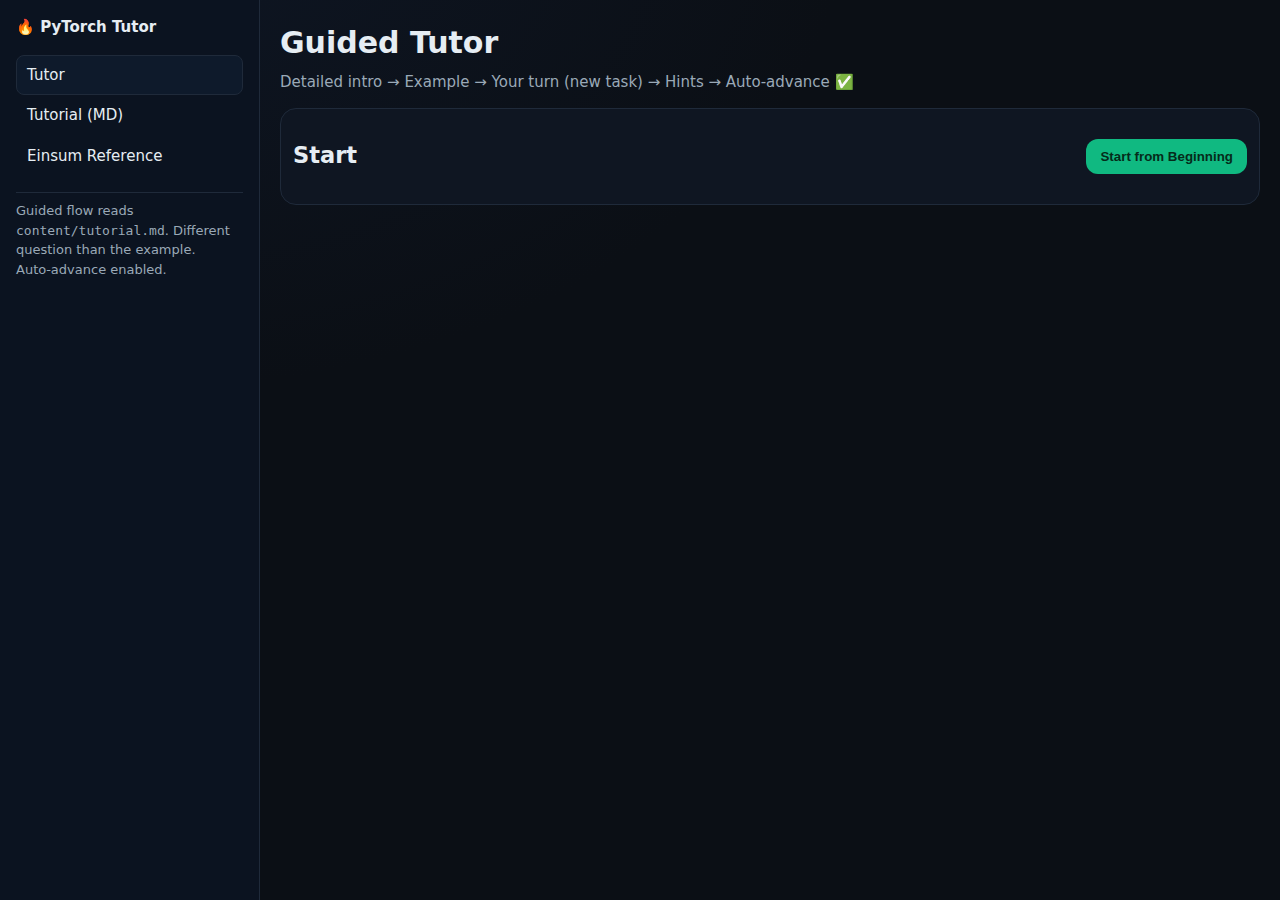
<file: templates/index.html>
<!doctype html>
<html lang="en">
  <head>
    <meta charset="utf-8" />
    <meta name="viewport" content="width=device-width, initial-scale=1" />
    <title>PyTorch Tutor · Guided</title>
    <link rel="stylesheet" href="/static/style.css" />
  </head>
  <body>
    <div class="app">
      <aside class="sidebar">
        <div class="logo">🔥 PyTorch Tutor</div>
        <nav>
          <a href="/" class="active">Tutor</a>
          <a href="/tutorial" target="_self">Tutorial (MD)</a>
          <a href="/reference/einsum" target="_self">Einsum Reference</a>
        </nav>
        <div class="note">
          Guided flow reads <code>content/tutorial.md</code>. Different question than the example. Auto‑advance enabled.
        </div>
      </aside>
      <main class="main">
        <header>
          <h1>Guided Tutor</h1>
          <div class="sub">Detailed intro → Example → Your turn (new task) → Hints → Auto‑advance ✅</div>
        </header>

        <section class="guided">
          <div class="row">
            <h2>Start</h2>
            <div class="actions">
              <button id="startLesson">Start from Beginning</button>
            </div>
          </div>

          <div class="progress" id="progress"></div>

          <div id="lessonBox" class="lesson hidden">
            <h3 id="sectionTitle"></h3>
            <div id="intro" class="intro"></div>
            <pre id="example" class="code"></pre>
            <div class="question" id="question"></div>
            <form id="answerForm" class="answer">
              <textarea id="answer" rows="7" placeholder="Type your answer or code here..."></textarea>
              <button type="submit">Submit Answer</button>
            </form>
            <div id="feedback" class="feedback"></div>
          </div>
        </section>
      </main>
    </div>
    <script src="/static/app.js"></script>
  </body>
</html>
</file>
<file: static/style.css>
*{box-sizing:border-box}
:root{--bg:#0b0f15;--panel:#0f1622;--text:#e6edf3;--muted:#9aa9b7;--accent:#6aa9ff;--border:#1f2a3a;--green:#10b981}
html,body{height:100%}
body{margin:0;background:radial-gradient(1200px 800px at 10% -10%,#0e1624 0%,var(--bg) 60%);color:var(--text);font:15px/1.5 ui-sans-serif,system-ui,-apple-system,Segoe UI,Roboto,"Helvetica Neue",Arial}
.app{display:grid;grid-template-columns:260px 1fr;min-height:100vh}
.sidebar{background:#0b1320;border-right:1px solid var(--border);padding:16px;display:flex;flex-direction:column;gap:16px}
.logo{font-weight:800}
.sidebar nav a{display:block;color:var(--text);text-decoration:none;padding:8px 10px;border-radius:8px;border:1px solid transparent}
.sidebar nav a:hover{background:#0e1a2b;border-color:var(--border)}
.sidebar nav .active{background:#0e1a2b;border-color:var(--border)}
.note{color:var(--muted);font-size:13px;border-top:1px solid var(--border);padding-top:8px}
.main{padding:20px}
header{margin-bottom:12px} h1{margin:0 0 6px} .sub{color:var(--muted)}

.guided{background:var(--panel);border:1px solid var(--border);border-radius:16px;padding:12px;margin-top:14px}
.guided .row{display:flex;align-items:center;justify-content:space-between;gap:12px}
.guided .lesson.hidden{display:none}
.lesson .intro{color:var(--muted);margin:6px 0 10px}
.lesson .code{background:#0a121c;border:1px solid var(--border);padding:12px;border-radius:10px;overflow:auto}
.lesson .question{margin:10px 0;font-weight:600}
.answer{display:grid;grid-template-columns:1fr auto;gap:10px}
button{padding:10px 14px;border-radius:12px;background:var(--green);color:#052b1a;border:none;font-weight:700;cursor:pointer}
.feedback{margin-top:10px}

textarea{width:100%;background:#0a121c;color:#e6edf3;border:1px solid var(--border);border-radius:10px;padding:10px;outline:none}
.progress div{margin:2px 0}
</file>
